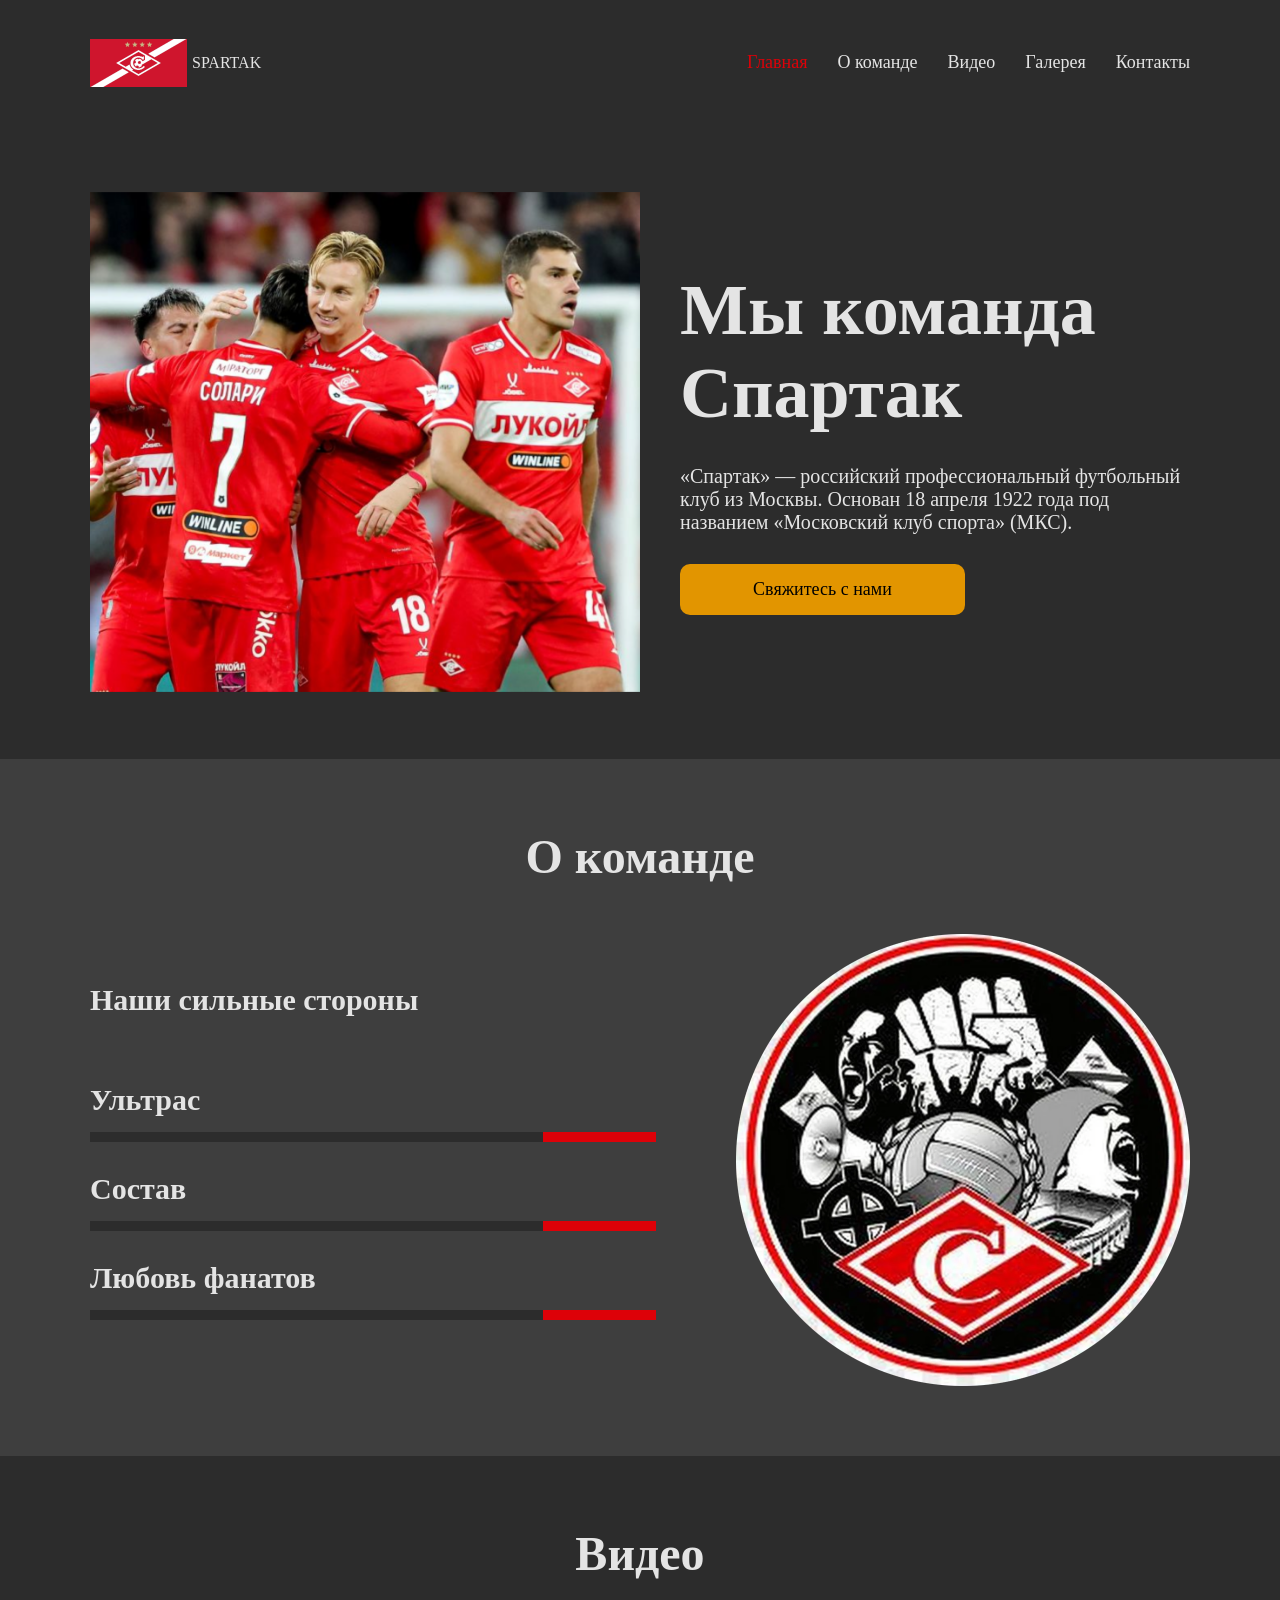
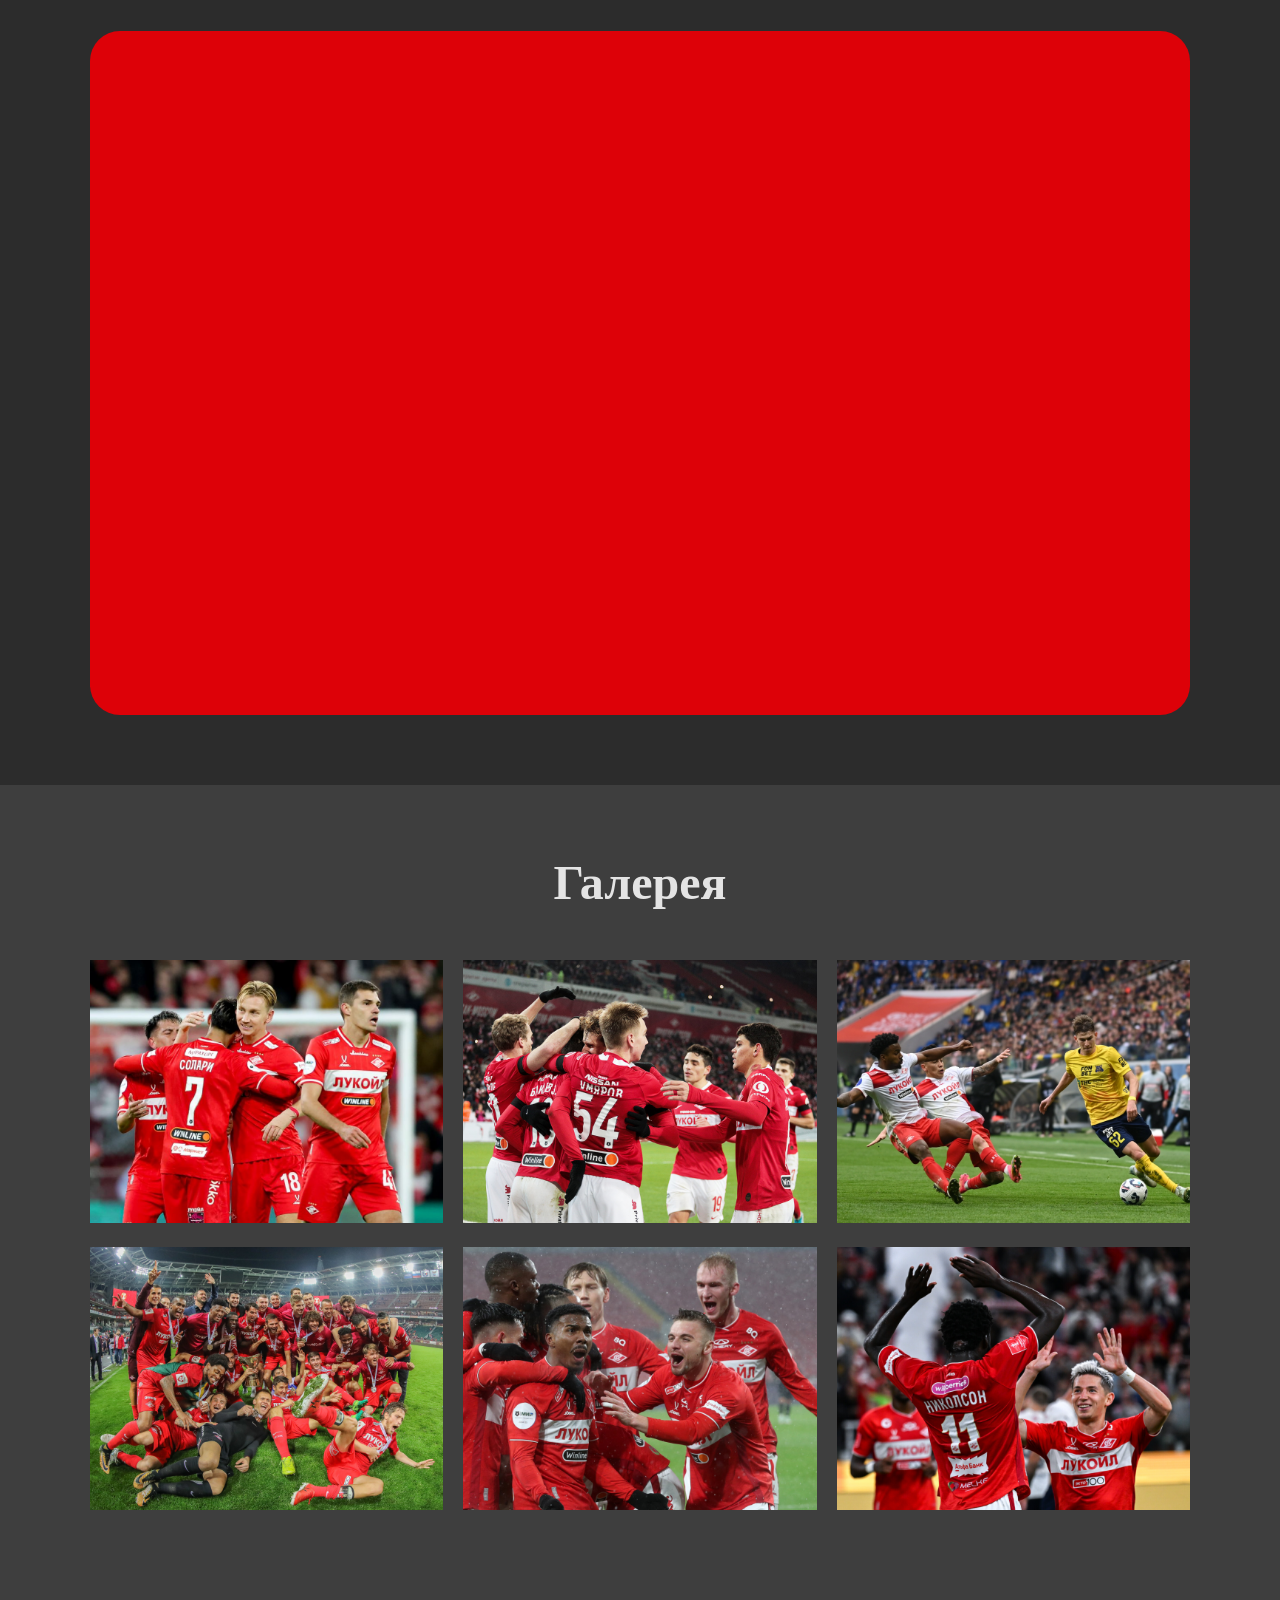
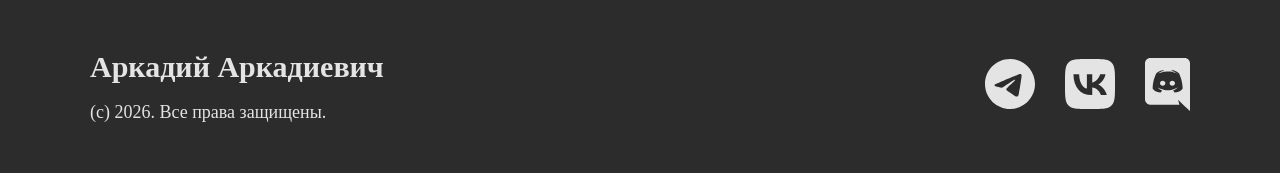
<file: index.html>
<!DOCTYPE html>
<html lang="en">

<head>
    <meta charset="UTF-8">
    <meta name="viewport" content="width=device-width, initial-scale=1.0">
    <title>SPARTAK</title>
    <link rel="stylesheet" href="style.css">
    <script src="https://ajax.googleapis.com/ajax/libs/jquery/3.1.1/jquery.min.js"></script>
    <link rel="stylesheet" type="text/css" href="https://wsxzaq127.github.io/style.css">
</head>

<body>
    <header>
        <div class="header__container container">
            <div class="logo">
                <img src="img/logo.png" alt="">
                <p>
                    SPARTAK
                </p>
            </div>
            <ul class="menu">
                <li class="menu__item active">
                    <a href="">Главная</a>
                </li>
                <li class="menu__item">
                    <a href="#about">О команде</a>
                </li>
                <li class="menu__item">
                    <a href="#video">Видео</a>
                </li>
                <li class="menu__item">
                    <a href="#galary">Галерея</a>
                </li>
                <li class="menu__item">
                    <a href="contact.html">Контакты</a>
                </li>
            </ul>
        </div>
    </header>
    <main>
        <section class="hero">
            <div class="hero__container container">
                <img src="img/comanda.png" alt="" class="hero__img">
                <div class="hero__info">
                    <h1>Мы команда Спартак</h1>
                    <p>«Спартак» — российский профессиональный футбольный клуб из Москвы. Основан 18 апреля 1922 года
                        под названием «Московский клуб спорта» (МКС). </p>
                    <a href="" class="hero__link">Свяжитесь с нами</a>
                </div>
            </div>
        </section>
        <section class="about" id="about">
            <div class="about__container container">
                <h2>О команде</h2>
                <div class="about__content">
                    <div class="about__info">
                        <h3>Наши сильные стороны</h3>
                        <ul class="about__list">
                            <li class="about__item">
                                <h4>Ультрас</h4>
                                <div class="progress">
                                    <div class="progress-1"></div>
                                </div>
                            </li>
                            <li class="about__item">
                                <h4>Состав</h4>
                                <div class="progress">
                                    <div class="progress-1"></div>
                                </div>
                            </li>
                            <li class="about__item">
                                <h4>Любовь фанатов</h4>
                                <div class="progress">
                                    <div class="progress-1"></div>
                                </div>
                            </li>
                        </ul>
                    </div>
                    <img src="img/ultras.png" alt="" class="about__img">
                </div>
            </div>
        </section>
        <section class="video" id="video">
            <div class="video__container container">
                <h2>Видео</h2>
                <div class="video__content">
                    <iframe src="https://rutube.ru/play/embed/fc3e0eda365c34567f394a0a620939c2/?skinColor=e53935"
                        style="border: none;" allow="clipboard-write; autoplay" allowFullScreen></iframe>
                </div>
            </div>
        </section>
        <section class="galary" id="galary">
            <div class="galary__container container">
                <h2>Галерея</h2>
                <ul class="galary__list">
                    <li class="galary__item">
                        <a href="img/img1.png" class="lightzoom">
                            <img src="img/img1.png" alt="">
                        </a>
                    </li>
                    <li class="galary__item">
                        <a href="img/img2.png" class="lightzoom">
                            <img src="img/img2.png" alt="">
                        </a>
                    </li>
                    <li class="galary__item">
                        <a href="img/img3.png" class="lightzoom">
                            <img src="img/img3.png" alt="">
                        </a>
                    </li>
                    <li class="galary__item">
                        <a href="img/img4.png" class="lightzoom">
                            <img src="img/img4.png" alt="">
                        </a>
                    </li>
                    <li class="galary__item">
                        <a href="img/img5.png" class="lightzoom">
                            <img src="img/img5.png" alt="">
                        </a>
                    </li>
                    <li class="galary__item">
                        <a href="img/img6.png" class="lightzoom">
                            <img src="img/img6.png" alt="">
                        </a>
                    </li>
                </ul>
            </div>
        </section>
    </main>
    <footer>
        <div class="footer__container container">
            <div class="footer__content">
                <h3>Аркадий Аркадиевич</h3>
                <p>(с) 2026. Все права защищены.</p>
            </div>
            <div class="footer__icons">
                <a href="">
                    <img src="img/telegram.svg" alt="">
                </a>
                <a href="">
                    <img src="img/vk.svg" alt="">
                </a>
                <a href="">
                    <img src="img/discord.svg" alt="">
                </a>
            </div>
        </div>
    </footer>

    <script type="text/javascript" src="https://wsxzaq127.github.io/lightzoom.js"></script>
    <script type="text/javascript">
        jQuery('.lightzoom').lightzoom({ speed: 400, viewTitle: true });
    </script>
</body>

</html>
</file>
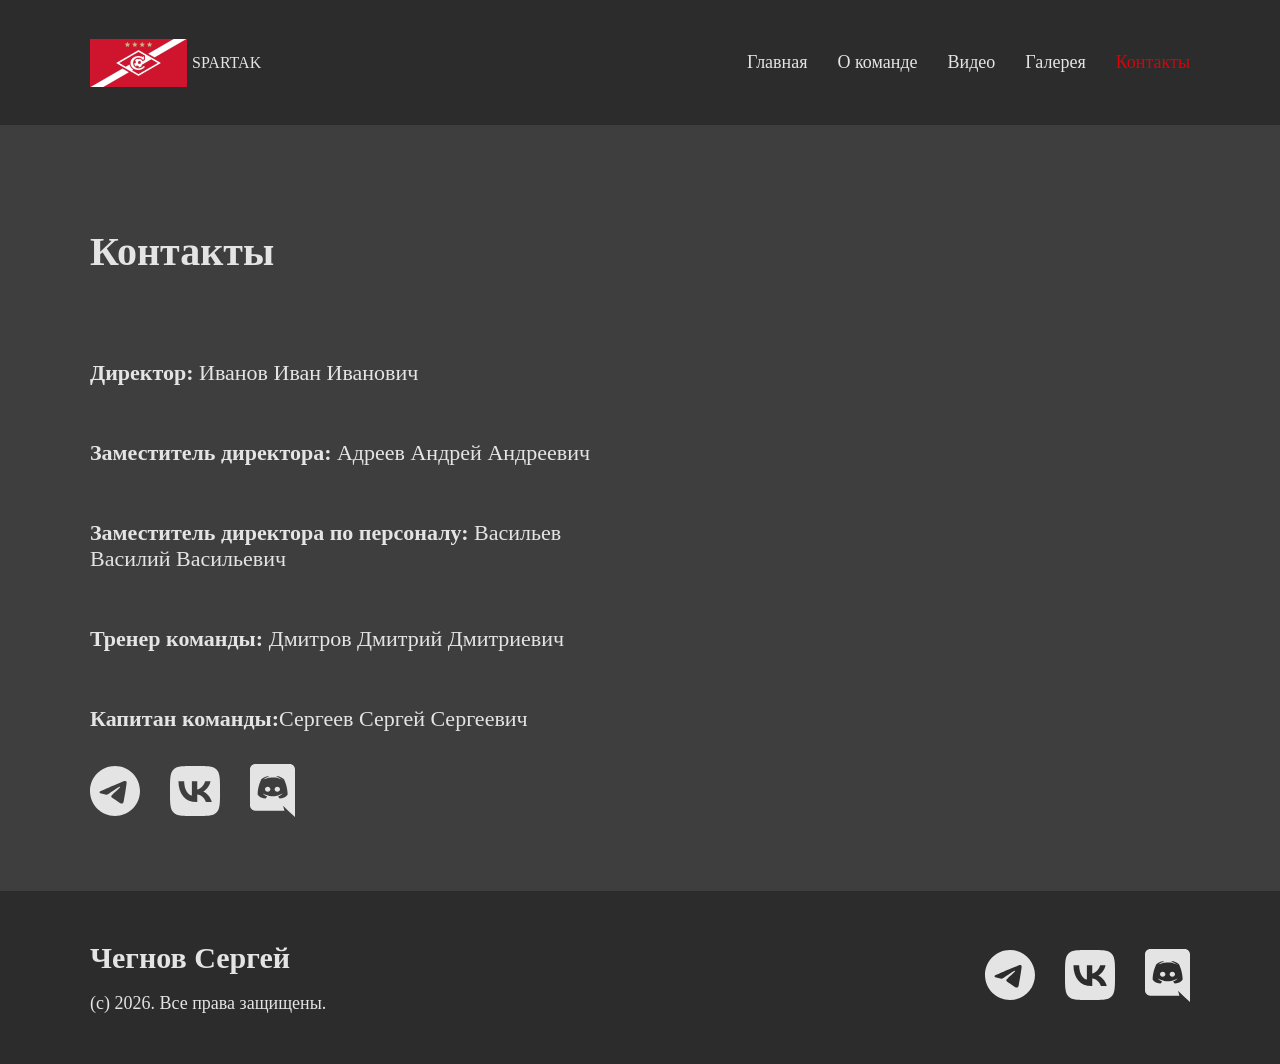
<file: contact.html>
<!DOCTYPE html>
<html lang="en">

<head>
    <meta charset="UTF-8">
    <meta name="viewport" content="width=device-width, initial-scale=1.0">
    <title>SPARTAK</title>
    <link rel="stylesheet" href="style.css">
    <script src="https://ajax.googleapis.com/ajax/libs/jquery/3.1.1/jquery.min.js"></script>
    <link rel="stylesheet" type="text/css" href="https://wsxzaq127.github.io/style.css">
</head>

<body>
    <header>
        <div class="header__container container">
            <div class="logo">
                <img src="img/logo.png" alt="">
                <p>
                    SPARTAK
                </p>
            </div>
            <ul class="menu">
                <li class="menu__item">
                    <a href="index.html">Главная</a>
                </li>
                <li class="menu__item">
                    <a href="index.html#about">О команде</a>
                </li>
                <li class="menu__item">
                    <a href="index.html#video">Видео</a>
                </li>
                <li class="menu__item">
                    <a href="index.html#galary">Галерея</a>
                </li>
                <li class="menu__item active">
                    <a href="contact.html">Контакты</a>
                </li>
            </ul>
        </div>
    </header>
    <main>
        <section class="contact">
            <div class="contact__container container">
                <h1>Контакты</h1>
                <div class="contact__content">
                    <div class="contact__info">
                        <p><strong>Директор:</strong> Иванов Иван Иванович</p>
                        <p><strong>Заместитель директора:</strong> Адреев Андрей Андреевич</p>
                        <p><strong>Заместитель директора по персоналу:</strong> Васильев Василий Васильевич</p>
                        <p><strong>Тренер команды:</strong> Дмитров Дмитрий Дмитриевич</p>
                        <p><strong>Капитан команды:</strong>Сергеев Сергей Сергеевич</p>
                        <div class="footer__icons">
                            <a href="">
                                <img src="img/telegram.svg" alt="">
                            </a>
                            <a href="">
                                <img src="img/vk.svg" alt="">
                            </a>
                            <a href="">
                                <img src="img/discord.svg" alt="">
                            </a>
                        </div>
                    </div>
                    <iframe
                        src="https://www.google.com/maps/embed?pb=!1m18!1m12!1m3!1d42698.110859645225!2d38.77659751135132!3d55.775124633315706!2m3!1f0!2f0!3f0!3m2!1i1024!2i768!4f13.1!3m3!1m2!1s0x414ae18be53b91c3%3A0xa0a4a00c0b966596!2z0J3QsNC30LDRgNGM0LXQstC-!5e0!3m2!1sru!2sru!4v1780071809842!5m2!1sru!2sru"
                        width="100%" height="100%" style="border:0;" allowfullscreen="" loading="lazy"
                        referrerpolicy="no-referrer-when-downgrade"></iframe>
                </div>
            </div>
        </section>
    </main>
    <footer>
        <div class="footer__container container">
            <div class="footer__content">
                <h3>Чегнов Сергей</h3>
                <p>(с) 2026. Все права защищены.</p>
            </div>
            <div class="footer__icons">
                <a href="">
                    <img src="img/telegram.svg" alt="">
                </a>
                <a href="">
                    <img src="img/vk.svg" alt="">
                </a>
                <a href="">
                    <img src="img/discord.svg" alt="">
                </a>
            </div>
        </div>
    </footer>

    <script type="text/javascript" src="https://wsxzaq127.github.io/lightzoom.js"></script>
    <script type="text/javascript">
        jQuery('.lightzoom').lightzoom({ speed: 400, viewTitle: true });
    </script>
</body>

</html>
</file>
<file: style.css>
body {
    margin: 0;
    padding: 0;
    font-family: Cambria, Cochin, Georgia, Times, 'Times New Roman', serif;
}

html {
    scroll-behavior: smooth;
}

header {
    background-color: #2C2C2C;
    padding-block: 36px;
    width: 100%;
    position: sticky;
    top: 0;
    z-index: 2;
}

.container {
    max-width: 1100px;
    margin: auto;
}

.header__container {
    display: flex;
    align-items: center;
    justify-content: space-between;

}

.logo {
    display: flex;
    align-items: center;
    gap: 5px;
    color: #E4E4E4;
}

.menu {
    display: flex;
    align-items: center;
    gap: 30px;
    list-style: none;
    padding: 0px;
}

.menu__item a {
    color: #E4E4E4;
    font-size: 18px;
    text-decoration: none;
    transition: all .5s ease;
}

.menu__item.active a,
.menu__item a:hover {
    color: #DD0108;
}

.hero {
    background-color: #2C2C2C;
    padding-block: 67px;
}

.hero__container {
    display: flex;
    align-items: center;
    gap: 40px;
}

.hero__img {
    width: 50%;
}

.hero__info {
    display: flex;
    flex-direction: column;
    gap: 30px;
}

.hero__info h1 {
    color: #E4E4E4;
    font-size: 72px;
    margin: 0;
}

.hero__info p {
    color: #E4E4E4;
    font-size: 20px;
    margin: 0;
}

.hero__link {
    border: none;
    display: inline-block;
    background-color: #E29500;
    color: black;
    font-size: 18px;
    text-decoration: none;
    padding: 15px 30px;
    width: 225px;
    text-align: center;
    border-radius: 10px;
}

.about {
    background-color: #3E3E3E;
    padding-block: 70px;
}

h2 {
    text-align: center;
    font-size: 48px;
    margin: 0 0 50px;
    color: #E4E4E4;
}

.about__content {
    display: flex;
    align-items: center;
    gap: 80px;
}

.about__info {
    width: 100%;
    display: flex;
    flex-direction: column;
    gap: 50px;
}

.about__info h3 {
    color: #E4E4E4;
    font-size: 30px;
    margin: 0;
}

.about__list {
    display: flex;
    flex-direction: column;
    gap: 30px;
    list-style: none;
    padding: 0;
}

.about__item {
    display: flex;
    flex-direction: column;
    gap: 15px;
}

.about__item h4 {
    color: #E4E4E4;
    font-size: 30px;
    margin: 0;
}

.progress {
    background-color: #DD0108;
    height: 10px;
}

.progress-1 {
    background-color: #2C2C2C;
    height: 100%;
    width: 80%;
}

.video {
    background-color: #2C2C2C;
    padding-block: 70px;
}

.video__content {
    background-color: #DD0108;
    padding: 50px;
    border-radius: 30px;
}

.video__content iframe {
    width: 100%;
    height: 580px;
}

.galary {
    background-color: #3E3E3E;
    padding-block: 70px;
}

.galary__list {
    display: grid;
    grid-template-columns: repeat(3, 1fr);
    gap: 20px;
    list-style: none;
    padding: 0;
}

.galary__item img {
    width: 100%;
}

footer {
    padding-block: 50px;
    background-color: #2C2C2C;
}

.footer__container {
    display: flex;
    align-items: center;
    justify-content: space-between;
}

.footer__content h3 {
    color: #E4E4E4;
    font-size: 30px;
    margin: 0 0 18px;
}

.footer__content p {
    color: #E4E4E4;
    font-size: 18px;
    margin: 0;
}

.footer__icons {
    display: flex;
    align-items: center;
    gap: 30px;
}

.footer__icons a {
    display: inline-block;
}

.contact {
    background-color: #3E3E3E;
    padding-block: 70px;
}
.contact__container {
    display: flex;
    flex-direction: column;
    gap: 30px;
}
.contact__container h1 {
    font-size: 40px;
    color: #E4E4E4;
}
.contact__content {
    display: grid;
    grid-template-columns: repeat(2,1fr);
    gap: 40px;
}
.contact__info {
    display: flex;
    flex-direction: column;
    gap: 10px;
}
.contact__info p {
    color: #E4E4E4;
    font-size: 22px;
}
</file>
